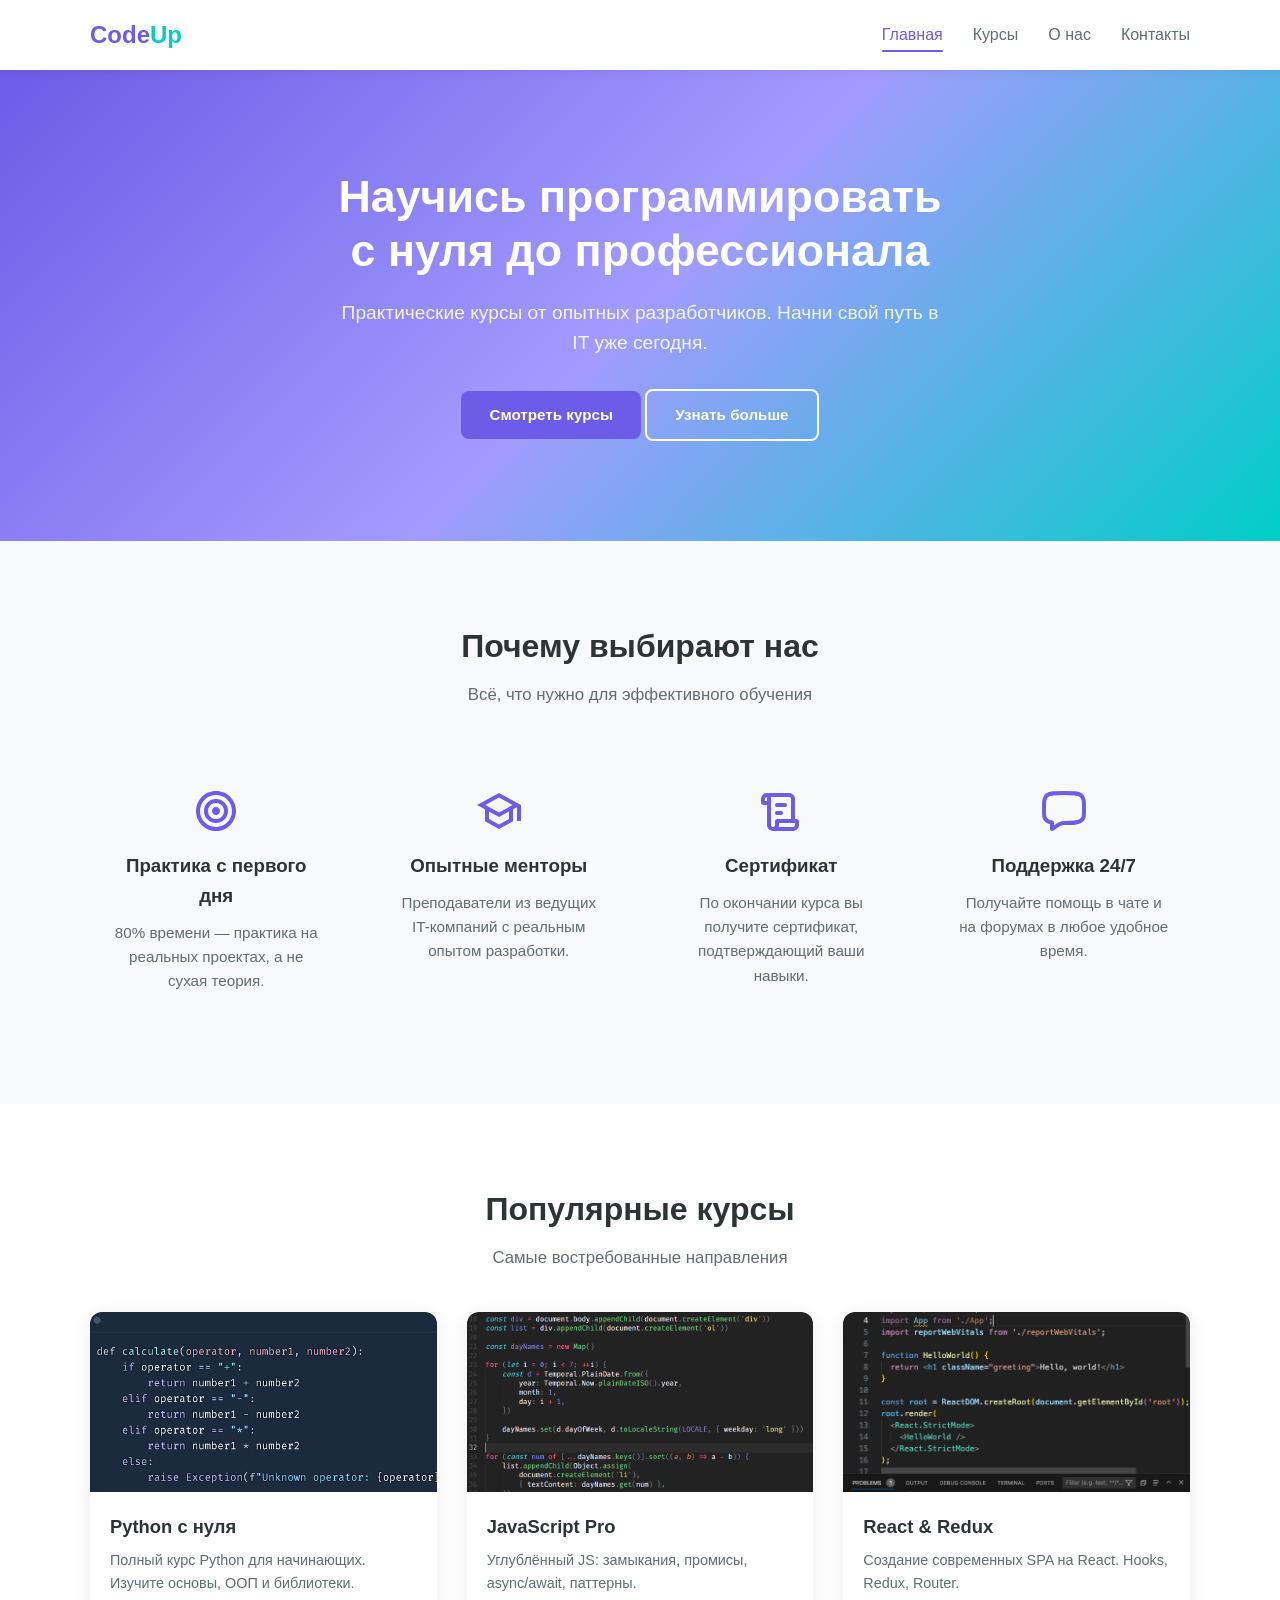
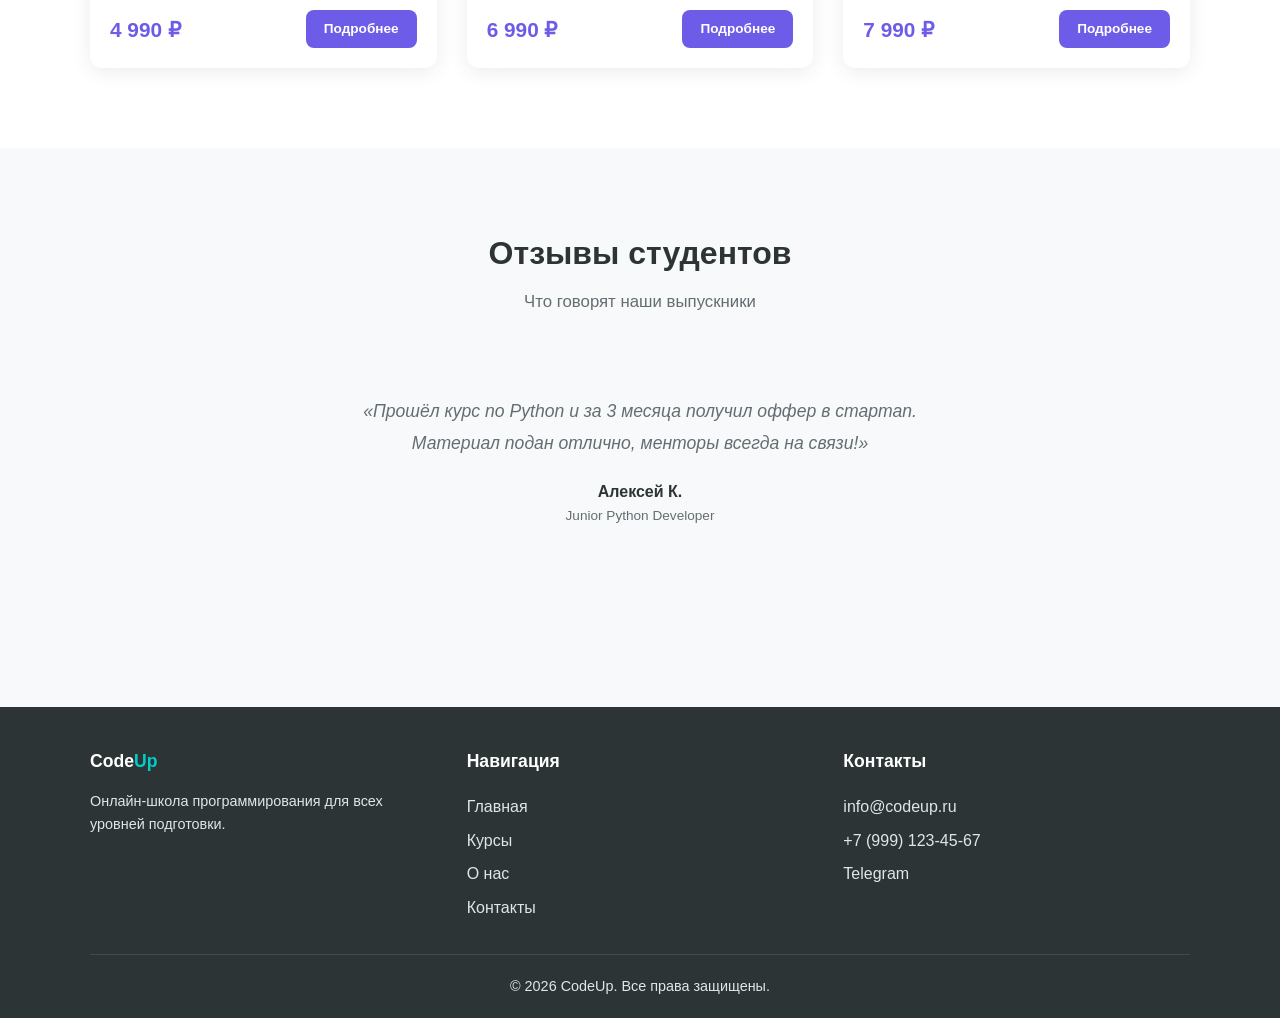
<file: index.html>
<!DOCTYPE html>
<html lang="ru">
<head>
  <meta charset="UTF-8">
  <meta name="viewport" content="width=device-width, initial-scale=1.0">
  <title>CodeUp — Курсы программирования</title>
  <link rel="stylesheet" href="css/style.css">
  <link rel="stylesheet" href="css/index.css">
</head>
<body>

  <header class="header">
    <div class="container">
      <a href="index.html" class="logo">Code<span>Up</span></a>
      <nav class="nav">
        <a href="index.html" class="active">Главная</a>
        <a href="courses.html">Курсы</a>
        <a href="about.html">О нас</a>
        <a href="contacts.html">Контакты</a>
      </nav>
    </div>
  </header>

  <section class="hero">
    <div class="container">
      <h1>Научись программировать<br>с нуля до профессионала</h1>
      <p>Практические курсы от опытных разработчиков. Начни свой путь в IT уже сегодня.</p>
      <a href="courses.html" class="btn btn--primary">Смотреть курсы</a>
      <a href="#features" class="btn btn--outline">Узнать больше</a>
    </div>
  </section>

  <section class="features" id="features">
    <div class="container">
      <div class="section-title">
        <h2>Почему выбирают нас</h2>
        <p>Всё, что нужно для эффективного обучения</p>
      </div>
      <div class="features-grid">
        <div class="feature-item">
          <img src="img/icons/target.svg" alt="">
          <h3>Практика с первого дня</h3>
          <p>80% времени — практика на реальных проектах, а не сухая теория.</p>
        </div>
        <div class="feature-item">
          <img src="img/icons/learn.svg" alt="">
          <h3>Опытные менторы</h3>
          <p>Преподаватели из ведущих IT-компаний с реальным опытом разработки.</p>
        </div>
        <div class="feature-item">
          <img src="img/icons/paper.svg" alt="">
          <h3>Сертификат</h3>
          <p>По окончании курса вы получите сертификат, подтверждающий ваши навыки.</p>
        </div>
        <div class="feature-item">
          <img src="img/icons/chat.svg" alt="">
          <h3>Поддержка 24/7</h3>
          <p>Получайте помощь в чате и на форумах в любое удобное время.</p>
        </div>
      </div>
    </div>
  </section>

  <section class="popular">
    <div class="container">
      <div class="section-title">
        <h2>Популярные курсы</h2>
        <p>Самые востребованные направления</p>
      </div>
      <div class="popular-grid">
        <div class="card">
          <div class="card__img"><img src="img/py_course.png" alt=""></div>
          <div class="card__body">
            <h3 class="card__title">Python с нуля</h3>
            <p class="card__text">Полный курс Python для начинающих. Изучите основы, ООП и библиотеки.</p>
            <div class="card__footer">
              <span class="card__price">4 990 ₽</span>
              <a href="course-detail.html?id=1" class="btn btn--primary btn--sm">Подробнее</a>
            </div>
          </div>
        </div>
        <div class="card">
          <div class="card__img"><img src="img/js_course.png" alt=""></div>
          <div class="card__body">
            <h3 class="card__title">JavaScript Pro</h3>
            <p class="card__text">Углублённый JS: замыкания, промисы, async/await, паттерны.</p>
            <div class="card__footer">
              <span class="card__price">6 990 ₽</span>
              <a href="course-detail.html?id=2" class="btn btn--primary btn--sm">Подробнее</a>
            </div>
          </div>
        </div>
        <div class="card">
          <div class="card__img"><img src="img/react_course.png" alt=""></div>
          <div class="card__body">
            <h3 class="card__title">React & Redux</h3>
            <p class="card__text">Создание современных SPA на React. Hooks, Redux, Router.</p>
            <div class="card__footer">
              <span class="card__price">7 990 ₽</span>
              <a href="course-detail.html?id=3" class="btn btn--primary btn--sm">Подробнее</a>
            </div>
          </div>
        </div>
      </div>
    </div>
  </section>

  <section class="reviews">
    <div class="container">
      <div class="section-title">
        <h2>Отзывы студентов</h2>
        <p>Что говорят наши выпускники</p>
      </div>
      <div class="slider">
        <div class="slider__track">
          <div class="slider__slide">
            <p class="slider__text">«Прошёл курс по Python и за 3 месяца получил оффер в стартап. Материал подан отлично, менторы всегда на связи!»</p>
            <p class="slider__author">Алексей К.</p>
            <p class="slider__role">Junior Python Developer</p>
          </div>
          <div class="slider__slide">
            <p class="slider__text">«Лучший курс по React, который я встречала. Много практики, понятные объяснения, крутые проекты в портфолио.»</p>
            <p class="slider__author">Мария С.</p>
            <p class="slider__role">Frontend Developer</p>
          </div>
          <div class="slider__slide">
            <p class="slider__text">«Из новичка в уверенного мидла за полгода. Курсы структурированы, поддержка комьюнити — просто огонь!»</p>
            <p class="slider__author">Дмитрий В.</p>
            <p class="slider__role">Fullstack Developer</p>
          </div>
        </div>
        <button class="slider__btn slider__btn--prev">◀</button>
        <button class="slider__btn slider__btn--next">▶</button>
      </div>
    </div>
  </section>

  <footer class="footer">
    <div class="container">
      <div class="footer-grid">
        <div>
          <h4>Code<span style="color: var(--secondary)">Up</span></h4>
          <p style="font-size: 0.9rem;">Онлайн-школа программирования для всех уровней подготовки.</p>
        </div>
        <div>
          <h4>Навигация</h4>
          <a href="index.html">Главная</a>
          <a href="courses.html">Курсы</a>
          <a href="about.html">О нас</a>
          <a href="contacts.html">Контакты</a>
        </div>
        <div>
          <h4>Контакты</h4>
          <a href="mailto:info@codeup.ru">info@codeup.ru</a>
          <a href="tel:+79991234567">+7 (999) 123-45-67</a>
          <a href="#">Telegram</a>
        </div>
      </div>
      <div class="footer-bottom">
        © 2026 CodeUp. Все права защищены.
      </div>
    </div>
  </footer>

  <script src="js/main.js"></script>
  <script src="js/slider.js"></script>
</body>
</html>
</file>
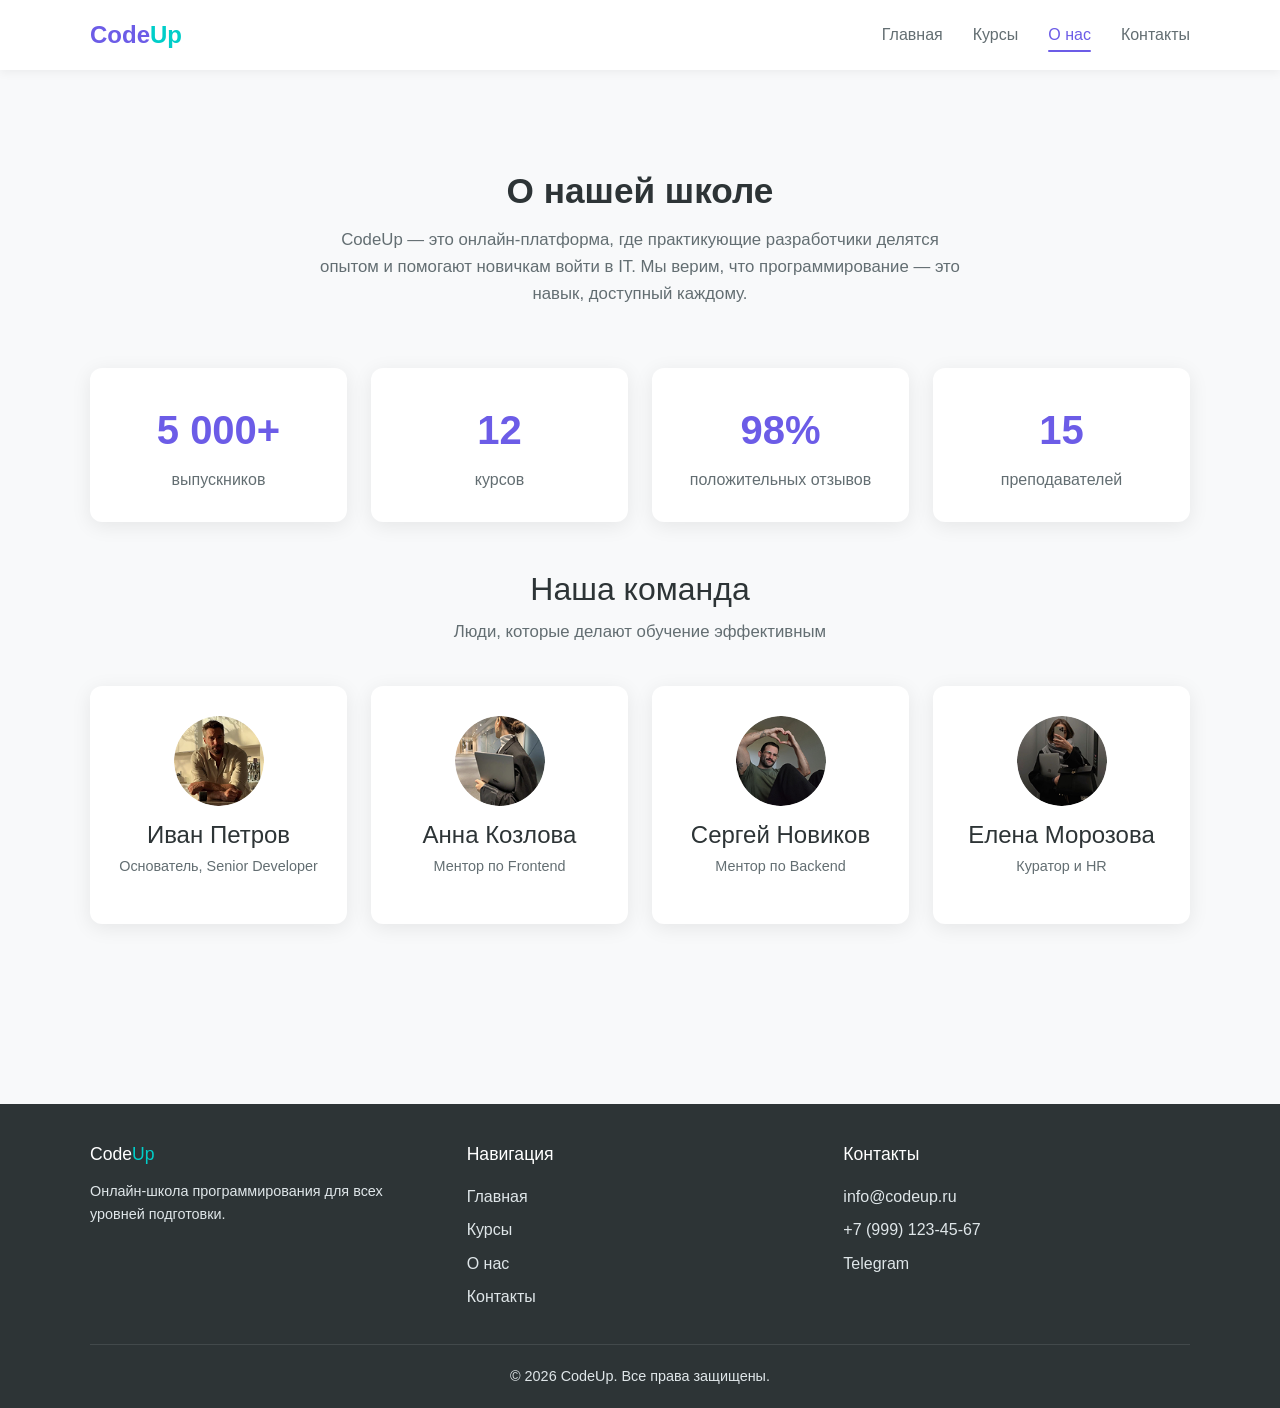
<file: about.html>
<!DOCTYPE html>
<html lang="ru">
<head>
  <meta charset="UTF-8">
  <meta name="viewport" content="width=device-width, initial-scale=1.0">
  <title>О нас — CodeUp</title>
  <link href="https://cdn.jsdelivr.net/npm/bootstrap@5.3.3/dist/css/bootstrap.min.css" rel="stylesheet">
  <link rel="stylesheet" href="css/style.css">
  <link rel="stylesheet" href="css/about.css">
</head>
<body>

<header class="header">
  <div class="container d-flex justify-content-between align-items-center">
    <a href="index.html" class="logo">Code<span>Up</span></a>

    <nav class="nav">
      <a href="index.html">Главная</a>
      <a href="courses.html">Курсы</a>
      <a href="about.html" class="active">О нас</a>
      <a href="contacts.html">Контакты</a>
    </nav>
  </div>
</header>

<section class="about-page">
  <div class="container">

    <div class="about-hero text-center">
      <h1 class="fw-bold">О нашей школе</h1>
      <p>
        CodeUp — это онлайн-платформа, где практикующие разработчики делятся опытом
        и помогают новичкам войти в IT. Мы верим, что программирование — это навык,
        доступный каждому.
      </p>
    </div>

    <div class="row g-4 stats mb-5">
      <div class="col-6 col-md-3">
        <div class="stat-item">
          <div class="stat-item__number">5 000+</div>
          <div class="stat-item__label">выпускников</div>
        </div>
      </div>

      <div class="col-6 col-md-3">
        <div class="stat-item">
          <div class="stat-item__number">12</div>
          <div class="stat-item__label">курсов</div>
        </div>
      </div>

      <div class="col-6 col-md-3">
        <div class="stat-item">
          <div class="stat-item__number">98%</div>
          <div class="stat-item__label">положительных отзывов</div>
        </div>
      </div>

      <div class="col-6 col-md-3">
        <div class="stat-item">
          <div class="stat-item__number">15</div>
          <div class="stat-item__label">преподавателей</div>
        </div>
      </div>
    </div>

    <div class="team">
      <div class="section-title">
        <h2>Наша команда</h2>
        <p>Люди, которые делают обучение эффективным</p>
      </div>

      <div class="row g-4 team-grid">
        <div class="col-6 col-md-3">
          <div class="team-card">
            <div class="avatar"><img src="img/ava1.png" alt=""></div>
            <h4>Иван Петров</h4>
            <p>Основатель, Senior Developer</p>
          </div>
        </div>

        <div class="col-6 col-md-3">
          <div class="team-card">
            <div class="avatar"><img src="img/ava2.png" alt=""></div>
            <h4>Анна Козлова</h4>
            <p>Ментор по Frontend</p>
          </div>
        </div>

        <div class="col-6 col-md-3">
          <div class="team-card">
            <div class="avatar"><img src="img/ava3.png" alt=""></div>
            <h4>Сергей Новиков</h4>
            <p>Ментор по Backend</p>
          </div>
        </div>

        <div class="col-6 col-md-3">
          <div class="team-card">
            <div class="avatar"><img src="img/ava4.png" alt=""></div>
            <h4>Елена Морозова</h4>
            <p>Куратор и HR</p>
          </div>
        </div>
      </div>
    </div>

  </div>
</section>

<footer class="footer">
  <div class="container">
    <div class="footer-grid">
      <div>
        <h4>Code<span style="color: var(--secondary)">Up</span></h4>
        <p style="font-size: 0.9rem;">
          Онлайн-школа программирования для всех уровней подготовки.
        </p>
      </div>

      <div>
        <h4>Навигация</h4>
        <a href="index.html">Главная</a>
        <a href="courses.html">Курсы</a>
        <a href="about.html">О нас</a>
        <a href="contacts.html">Контакты</a>
      </div>

      <div>
        <h4>Контакты</h4>
        <a href="mailto:info@codeup.ru">info@codeup.ru</a>
        <a href="tel:+79991234567">+7 (999) 123-45-67</a>
        <a href="#">Telegram</a>
      </div>
    </div>

    <div class="footer-bottom">
      © 2026 CodeUp. Все права защищены.
    </div>
  </div>
</footer>

<script src="https://cdn.jsdelivr.net/npm/bootstrap@5.3.3/dist/js/bootstrap.bundle.min.js"></script>
<script src="js/main.js"></script>
</body>
</html>
</file>
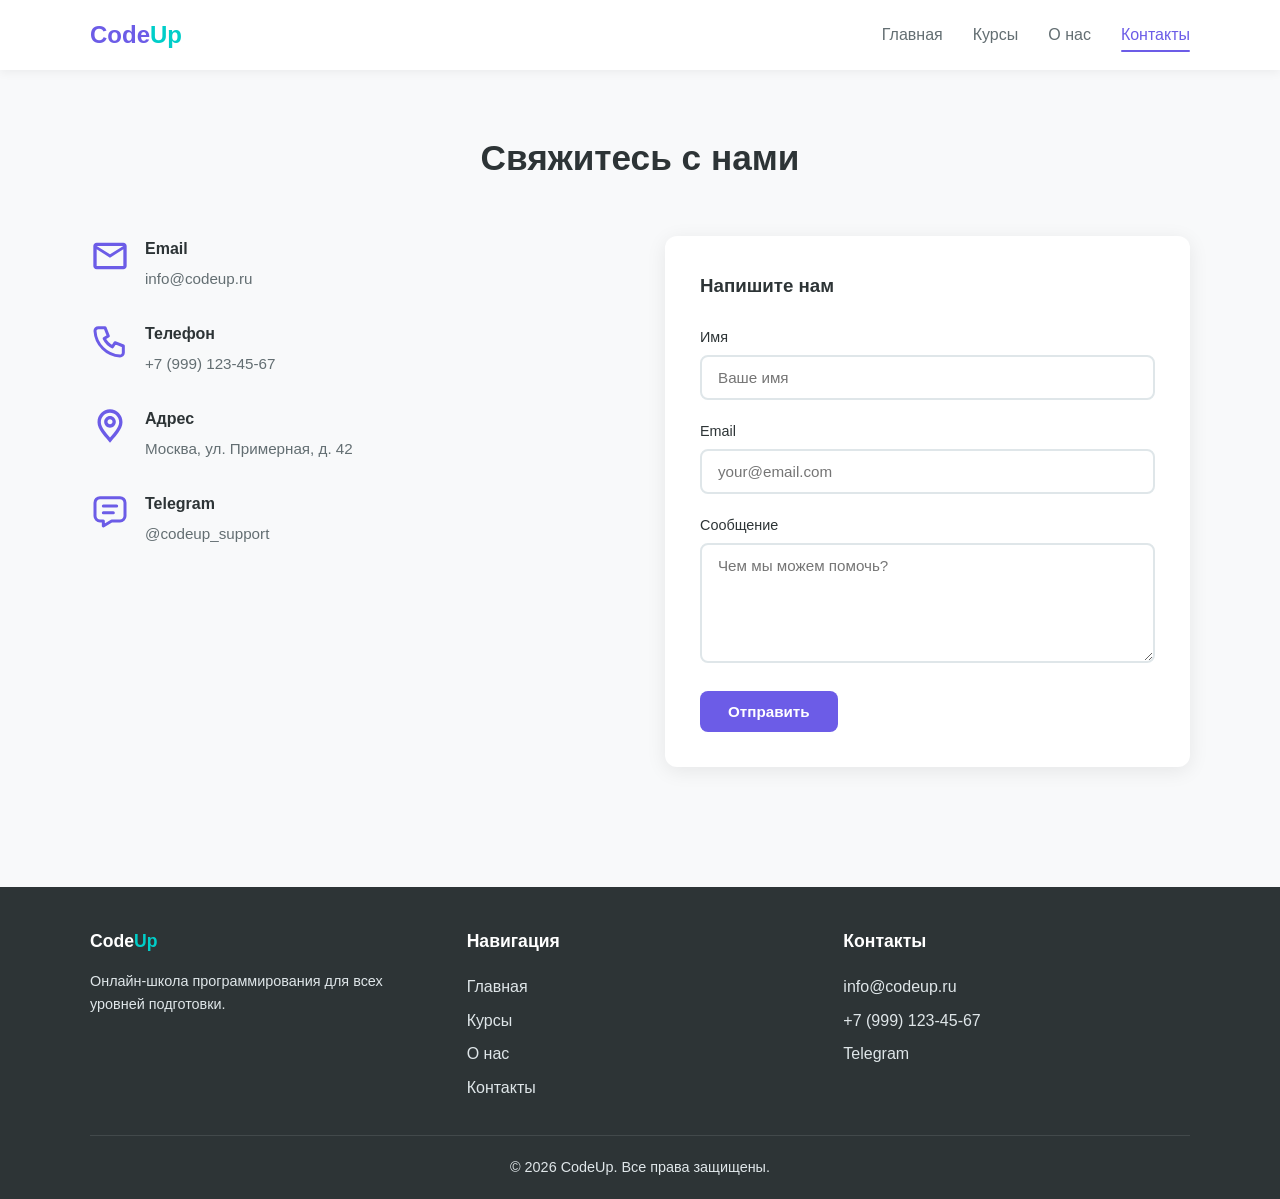
<file: contacts.html>
<!DOCTYPE html>
<html lang="ru">
<head>
  <meta charset="UTF-8">
  <meta name="viewport" content="width=device-width, initial-scale=1.0">
  <title>Контакты — CodeUp</title>
  <link rel="stylesheet" href="css/style.css">
  <link rel="stylesheet" href="css/contacts.css">
</head>
<body>

  <header class="header">
    <div class="container">
      <a href="index.html" class="logo">Code<span>Up</span></a>
      <nav class="nav">
        <a href="index.html">Главная</a>
        <a href="courses.html">Курсы</a>
        <a href="about.html">О нас</a>
        <a href="contacts.html" class="active">Контакты</a>
      </nav>
    </div>
  </header>

  <section class="contacts-page">
    <div class="container">
      <h1>Свяжитесь с нами</h1>
      <div class="contacts-grid">

        <div class="contact-info">
          <div class="contact-info-item">
            <span class="icon"><img src="img/icons/email.svg" alt=""></span>
            <div>
              <h4>Email</h4>
              <p>info@codeup.ru</p>
            </div>
          </div>
          <div class="contact-info-item">
            <span class="icon"><img src="img/icons/phone.svg" alt=""></span>
            <div>
              <h4>Телефон</h4>
              <p>+7 (999) 123-45-67</p>
            </div>
          </div>
          <div class="contact-info-item">
            <span class="icon"><img src="img/icons/geo.svg" alt=""></span>
            <div>
              <h4>Адрес</h4>
              <p>Москва, ул. Примерная, д. 42</p>
            </div>
          </div>
          <div class="contact-info-item">
            <span class="icon"><img src="img/icons/msg.svg" alt=""></span>
            <div>
              <h4>Telegram</h4>
              <p>@codeup_support</p>
            </div>
          </div>
        </div>

        <form class="contact-form" onsubmit="event.preventDefault(); alert('Спасибо! Мы свяжемся с вами.');">
          <h3>Напишите нам</h3>
          <div class="form-group">
            <label for="name">Имя</label>
            <input type="text" id="name" placeholder="Ваше имя" required>
          </div>
          <div class="form-group">
            <label for="email">Email</label>
            <input type="email" id="email" placeholder="your@email.com" required>
          </div>
          <div class="form-group">
            <label for="message">Сообщение</label>
            <textarea id="message" placeholder="Чем мы можем помочь?" required></textarea>
          </div>
          <button type="submit" class="btn btn--primary">Отправить</button>
        </form>

      </div>
    </div>
  </section>

  <footer class="footer">
    <div class="container">
      <div class="footer-grid">
        <div>
          <h4>Code<span style="color: var(--secondary)">Up</span></h4>
          <p style="font-size: 0.9rem;">Онлайн-школа программирования для всех уровней подготовки.</p>
        </div>
        <div>
          <h4>Навигация</h4>
          <a href="index.html">Главная</a>
          <a href="courses.html">Курсы</a>
          <a href="about.html">О нас</a>
          <a href="contacts.html">Контакты</a>
        </div>
        <div>
          <h4>Контакты</h4>
          <a href="mailto:info@codeup.ru">info@codeup.ru</a>
          <a href="tel:+79991234567">+7 (999) 123-45-67</a>
          <a href="#">Telegram</a>
        </div>
      </div>
      <div class="footer-bottom">
        © 2026 CodeUp. Все права защищены.
      </div>
    </div>
  </footer>

  <script src="js/main.js"></script>
</body>
</html>
</file>
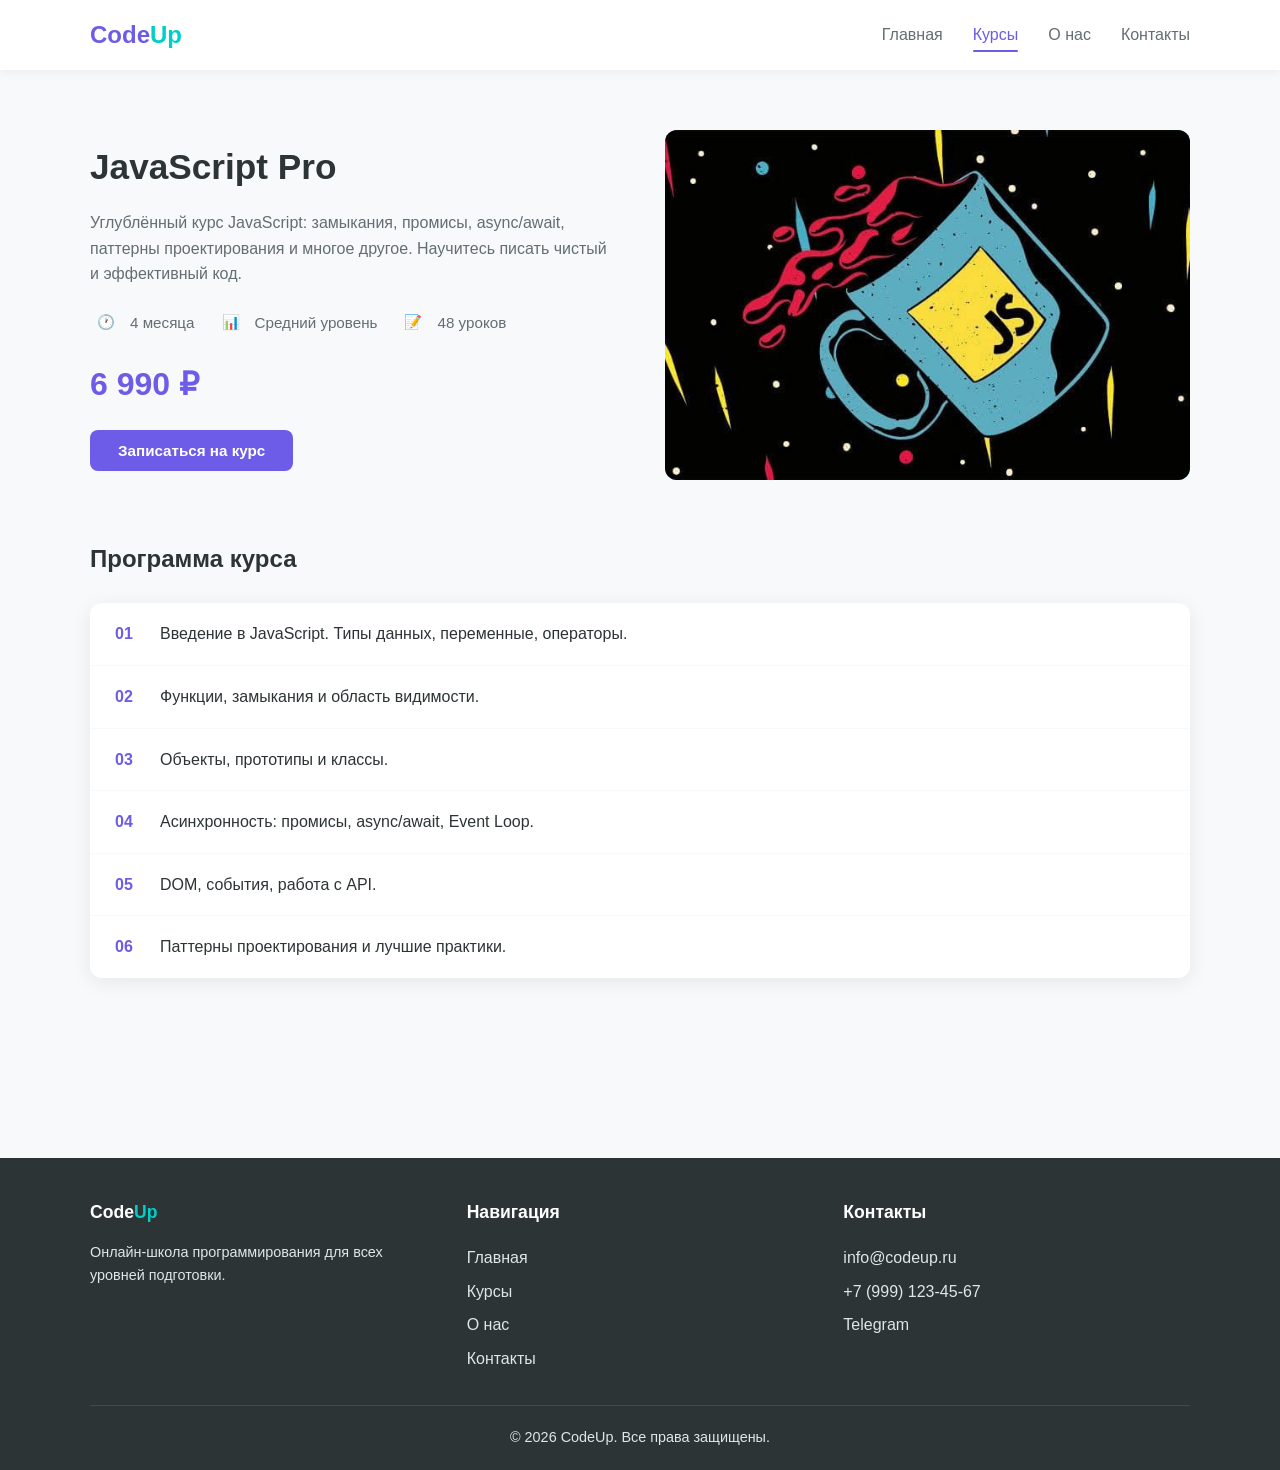
<file: course-detail.html>
<!DOCTYPE html>
<html lang="ru">
<head>
  <meta charset="UTF-8">
  <meta name="viewport" content="width=device-width, initial-scale=1.0">
  <title>Курс — CodeUp</title>
  <link rel="stylesheet" href="css/style.css">
  <link rel="stylesheet" href="css/course-detail.css">
</head>
<body>

  <header class="header">
    <div class="container">
      <a href="index.html" class="logo">Code<span>Up</span></a>
      <nav class="nav">
        <a href="index.html">Главная</a>
        <a href="courses.html" class="active">Курсы</a>
        <a href="about.html">О нас</a>
        <a href="contacts.html">Контакты</a>
      </nav>
    </div>
  </header>

  <section class="detail-page">
    <div class="container">
      <div class="detail-hero">
        <div class="detail-hero__info">
          <h1 id="courseTitle">JavaScript Pro</h1>
          <p style="color: var(--gray);">Углублённый курс JavaScript: замыкания, промисы, async/await, паттерны проектирования и многое другое. Научитесь писать чистый и эффективный код.</p>
          <div class="meta-list">
            <div class="meta-item">
              <span class="icon">🕐</span>
              <span>4 месяца</span>
            </div>
            <div class="meta-item">
              <span class="icon">📊</span>
              <span>Средний уровень</span>
            </div>
            <div class="meta-item">
              <span class="icon">📝</span>
              <span>48 уроков</span>
            </div>
          </div>
          <div class="detail-hero__price">6 990 ₽</div>
          <button class="btn btn--primary">Записаться на курс</button>
        </div>
        <div class="detail-hero__img">
          <img src="img/js_card.png" alt="">
        </div>
      </div>

      <div class="curriculum">
        <h2>Программа курса</h2>
        <div class="curriculum-list">
          <div class="curriculum-item">
            <span class="curriculum-item__num">01</span>
            <span>Введение в JavaScript. Типы данных, переменные, операторы.</span>
          </div>
          <div class="curriculum-item">
            <span class="curriculum-item__num">02</span>
            <span>Функции, замыкания и область видимости.</span>
          </div>
          <div class="curriculum-item">
            <span class="curriculum-item__num">03</span>
            <span>Объекты, прототипы и классы.</span>
          </div>
          <div class="curriculum-item">
            <span class="curriculum-item__num">04</span>
            <span>Асинхронность: промисы, async/await, Event Loop.</span>
          </div>
          <div class="curriculum-item">
            <span class="curriculum-item__num">05</span>
            <span>DOM, события, работа с API.</span>
          </div>
          <div class="curriculum-item">
            <span class="curriculum-item__num">06</span>
            <span>Паттерны проектирования и лучшие практики.</span>
          </div>
        </div>
      </div>
    </div>
  </section>

  <footer class="footer">
    <div class="container">
      <div class="footer-grid">
        <div>
          <h4>Code<span style="color: var(--secondary)">Up</span></h4>
          <p style="font-size: 0.9rem;">Онлайн-школа программирования для всех уровней подготовки.</p>
        </div>
        <div>
          <h4>Навигация</h4>
          <a href="index.html">Главная</a>
          <a href="courses.html">Курсы</a>
          <a href="about.html">О нас</a>
          <a href="contacts.html">Контакты</a>
        </div>
        <div>
          <h4>Контакты</h4>
          <a href="mailto:info@codeup.ru">info@codeup.ru</a>
          <a href="tel:+79991234567">+7 (999) 123-45-67</a>
          <a href="#">Telegram</a>
        </div>
      </div>
      <div class="footer-bottom">
        © 2026 CodeUp. Все права защищены.
      </div>
    </div>
  </footer>

  <script src="js/main.js"></script>
</body>
</html>
</file>
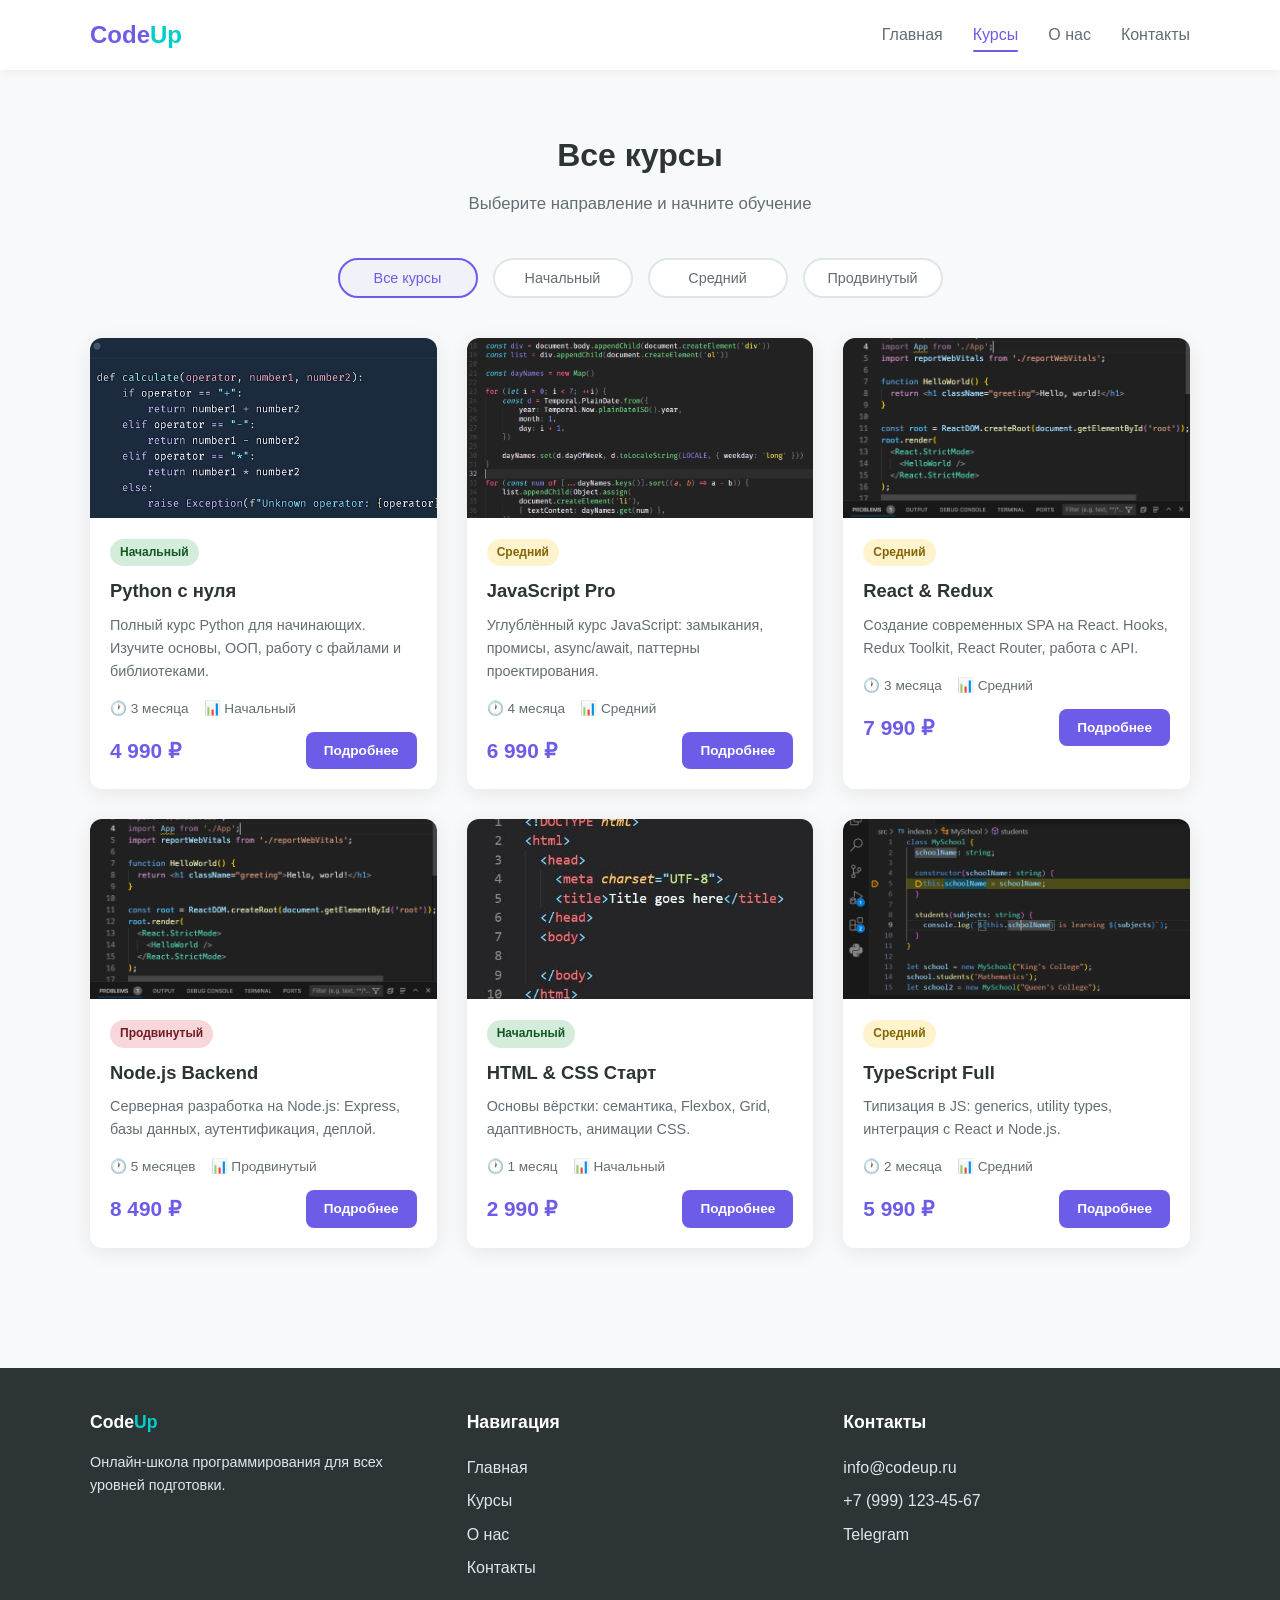
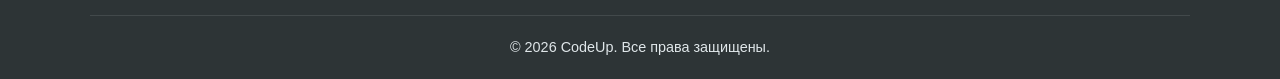
<file: courses.html>
<!DOCTYPE html>
<html lang="ru">
<head>
  <meta charset="UTF-8">
  <meta name="viewport" content="width=device-width, initial-scale=1.0">
  <title>Курсы — CodeSchool</title>
  <link rel="stylesheet" href="css/style.css">
  <link rel="stylesheet" href="css/courses.css">
</head>
<body>

  <header class="header">
    <div class="container">
      <a href="index.html" class="logo">Code<span>Up</span></a>
      <nav class="nav">
        <a href="index.html">Главная</a>
        <a href="courses.html" class="active">Курсы</a>
        <a href="about.html">О нас</a>
        <a href="contacts.html">Контакты</a>
      </nav>
    </div>
  </header>

  <section class="courses-page">
    <div class="container">
      <div class="section-title">
        <h2>Все курсы</h2>
        <p>Выберите направление и начните обучение</p>
      </div>

      <div class="filters">
        <button class="filter-btn active" data-filter="all">Все курсы</button>
        <button class="filter-btn" data-filter="beginner">Начальный</button>
        <button class="filter-btn" data-filter="intermediate">Средний</button>
        <button class="filter-btn" data-filter="advanced">Продвинутый</button>
      </div>

      <div class="courses-grid"></div>
    </div>
  </section>

  <footer class="footer">
    <div class="container">
      <div class="footer-grid">
        <div>
          <h4>Code<span style="color: var(--secondary)">Up</span></h4>
          <p style="font-size: 0.9rem;">Онлайн-школа программирования для всех уровней подготовки.</p>
        </div>
        <div>
          <h4>Навигация</h4>
          <a href="index.html">Главная</a>
          <a href="courses.html">Курсы</a>
          <a href="about.html">О нас</a>
          <a href="contacts.html">Контакты</a>
        </div>
        <div>
          <h4>Контакты</h4>
          <a href="mailto:info@codeup.ru">info@codeup.ru</a>
          <a href="tel:+79991234567">+7 (999) 123-45-67</a>
          <a href="#">Telegram</a>
        </div>
      </div>
      <div class="footer-bottom">
        © 2026 CodeUp. Все права защищены.
      </div>
    </div>
  </footer>

  <script src="js/main.js"></script>
  <script src="js/courses.js"></script>
</body>
</html>
</file>
<file: css/style.css>
* {
  margin: 0;
  padding: 0;
  box-sizing: border-box;
}

:root {
  --primary: #6c5ce7;
  --primary-dark: #5a4bd1;
  --secondary: #00cec9;
  --dark: #2d3436;
  --gray: #636e72;
  --light-gray: #dfe6e9;
  --bg: #f8f9fa;
  --white: #ffffff;
  --shadow: 0 4px 20px rgba(0, 0, 0, 0.08);
  --shadow-hover: 0 8px 30px rgba(0, 0, 0, 0.12);
  --radius: 12px;
  --transition: 0.3s ease;
}

html {
  scroll-behavior: smooth;
}

body {
  font-family: 'Segoe UI', Tahoma, Geneva, Verdana, sans-serif;
  color: var(--dark);
  background: var(--bg);
  line-height: 1.6;
}

a {
  text-decoration: none;
  color: inherit;
}

ul { list-style: none; }
img { max-width: 100%; }

.container {
  max-width: 1140px;
  margin: 0 auto;
  padding: 0 20px;
}

.header {
  background: var(--white);
  box-shadow: 0 2px 10px rgba(0, 0, 0, 0.06);
  position: sticky;
  top: 0;
  z-index: 100;
}

.header .container {
  display: flex;
  justify-content: space-between;
  align-items: center;
  height: 70px;
}

.logo {
  font-size: 1.5rem;
  font-weight: 800;
  color: var(--primary);
}

.logo span { color: var(--secondary); }

.nav { display: flex; gap: 30px; }

.nav a {
  font-weight: 500;
  color: var(--gray);
  transition: color var(--transition);
  position: relative;
}

.nav a:hover,
.nav a.active {
  color: var(--primary);
}

.nav a.active::after {
  content: '';
  position: absolute;
  bottom: -4px;
  left: 0;
  width: 100%;
  height: 2px;
  background: var(--primary);
  border-radius: 2px;
}

.footer {
  background: var(--dark);
  color: var(--light-gray);
  padding: 40px 0 20px;
  margin-top: 60px;
}

.footer-grid {
  display: grid;
  grid-template-columns: repeat(auto-fit, minmax(200px, 1fr));
  gap: 30px;
  margin-bottom: 30px;
}

.footer h4 {
  color: var(--white);
  margin-bottom: 15px;
  font-size: 1.1rem;
}

.footer a {
  display: block;
  color: var(--light-gray);
  padding: 4px 0;
  transition: color var(--transition);
}

.footer a:hover { color: var(--secondary); }

.footer-bottom {
  text-align: center;
  padding-top: 20px;
  border-top: 1px solid rgba(255, 255, 255, 0.1);
  font-size: 0.9rem;
}

.icon {
  display: inline-flex;
  align-items: center;
  justify-content: center;
  width: 40px;
  height: 40px;
  border-radius: 8px;
  font-size: 1.2rem;
  flex-shrink: 0;
}

.icon--large {
  width: 60px;
  height: 60px;
  font-size: 1.6rem;
}

.icon--sm {
  width: 24px;
  height: 24px;
  font-size: 0.9rem;
}

.btn {
  display: inline-block;
  padding: 12px 28px;
  border-radius: 8px;
  font-weight: 600;
  font-size: 0.95rem;
  cursor: pointer;
  border: none;
  transition: all var(--transition);
}

.btn--primary {
  background: var(--primary);
  color: var(--white);
}

.btn--primary:hover {
  background: var(--primary-dark);
  transform: translateY(-2px);
  box-shadow: 0 4px 15px rgba(108, 92, 231, 0.4);
}

.btn--outline {
  background: transparent;
  color: var(--primary);
  border: 2px solid var(--primary);
}

.btn--outline:hover {
  background: var(--primary);
  color: var(--white);
}

.btn--sm {
  padding: 8px 18px;
  font-size: 0.85rem;
}

.card {
  background: var(--white);
  border-radius: var(--radius);
  box-shadow: var(--shadow);
  overflow: hidden;
  transition: all var(--transition);
}

.card:hover {
  box-shadow: var(--shadow-hover);
  transform: translateY(-4px);
}

.card__img {
  height: 180px;
  background: linear-gradient(135deg, var(--primary), var(--secondary));
  display: flex;
  align-items: center;
  justify-content: center;
  object-fit: cover;
}

.card__img img {
  width: 100%;
  height: 100%;
  object-fit: cover;
}

.card__body { padding: 20px; }

.card__title {
  font-size: 1.15rem;
  margin-bottom: 8px;
}

.card__text {
  color: var(--gray);
  font-size: 0.9rem;
  margin-bottom: 15px;
}

.card__footer {
  display: flex;
  justify-content: space-between;
  align-items: center;
}

.card__price {
  font-size: 1.3rem;
  font-weight: 700;
  color: var(--primary);
}

.section-title {
  text-align: center;
  margin-bottom: 40px;
}

.section-title h2 {
  font-size: 2rem;
  margin-bottom: 10px;
}

.section-title p {
  color: var(--gray);
  font-size: 1.05rem;
}

@media (max-width: 768px) {
  .nav { gap: 15px; font-size: 0.9rem; }
  .section-title h2 { font-size: 1.5rem; }
}

@media (max-width: 576px) {
  .header .container { flex-direction: column; height: auto; padding: 15px 20px; }
  .nav { gap: 10px; flex-wrap: wrap; justify-content: center; }
}
</file>
<file: css/index.css>
.hero {
  background: linear-gradient(135deg, #6c5ce7 0%, #a29bfe 50%, #00cec9 100%);
  color: var(--white);
  padding: 100px 0;
  text-align: center;
}

.hero h1 {
  font-size: 2.8rem;
  margin-bottom: 20px;
  line-height: 1.2;
}

.hero p {
  font-size: 1.2rem;
  opacity: 0.9;
  max-width: 600px;
  margin: 0 auto 30px;
}

.hero .btn--outline {
  color: var(--white);
  border-color: var(--white);
}

.hero .btn--outline:hover {
  background: var(--white);
  color: var(--primary);
}

.features { padding: 80px 0; }

.features-grid {
  display: grid;
  grid-template-columns: repeat(auto-fit, minmax(250px, 1fr));
  gap: 30px;
}

.feature-item {
  text-align: center;
  padding: 30px 20px;
}

.feature-item .icon {
  margin: 0 auto 15px;
  background: rgba(108, 92, 231, 0.1);
  color: var(--primary);
}

.feature-item h3 { margin-bottom: 10px; }
.feature-item p { color: var(--gray); font-size: 0.95rem; }

.popular { padding: 80px 0; background: var(--white); }

.popular-grid {
  display: grid;
  grid-template-columns: repeat(auto-fit, minmax(300px, 1fr));
  gap: 30px;
}

.reviews { padding: 80px 0; }

.slider {
  position: relative;
  max-width: 700px;
  margin: 0 auto;
  overflow: hidden;
}

.slider__track {
  display: flex;
  transition: transform 0.5s ease;
}

.slider__slide {
  min-width: 100%;
  padding: 40px;
  text-align: center;
}

.slider__text {
  font-size: 1.1rem;
  font-style: italic;
  color: var(--gray);
  margin-bottom: 20px;
  line-height: 1.8;
}

.slider__author {
  font-weight: 700;
  color: var(--dark);
}

.slider__role {
  font-size: 0.85rem;
  color: var(--gray);
}

.slider__btn {
  position: absolute;
  top: 50%;
  transform: translateY(-50%);
  width: 44px;
  height: 44px;
  border-radius: 50%;
  border: none;
  background: var(--primary);
  color: var(--white);
  font-size: 1.2rem;
  cursor: pointer;
  transition: background var(--transition);
  z-index: 2;
}

.slider__btn:hover { background: var(--primary-dark); }
.slider__btn--prev { left: -55px; }
.slider__btn--next { right: -55px; }

@media (max-width: 768px) {
  .slider__btn--prev { left: 5px; }
  .slider__btn--next { right: 5px; }
  .hero h1 { font-size: 2rem; }
}
</file>
<file: css/about.css>
body {
  font-family: 'Segoe UI', Tahoma, Geneva, Verdana, sans-serif;
}

.about-page {
  padding: 60px 0;
}

.about-hero {
  text-align: center;
  padding: 40px 0 60px;
}

.about-hero h1 {
  font-size: 2.2rem;
  margin-bottom: 15px;
}

.about-hero p {
  color: var(--gray);
  max-width: 650px;
  margin: 0 auto;
  font-size: 1.05rem;
}

.stats {
  margin-bottom: 70px;
}

.stat-item {
  text-align: center;
  padding: 30px 20px;
  background: var(--white);
  border-radius: var(--radius);
  box-shadow: var(--shadow);
  height: 100%;
}

.stat-item__number {
  font-size: 2.5rem;
  font-weight: 800;
  color: var(--primary);
}

.stat-item__label {
  color: var(--gray);
  margin-top: 5px;
}

.team {
  margin-bottom: 60px;
}

.team-card {
  text-align: center;
  background: var(--white);
  border-radius: var(--radius);
  box-shadow: var(--shadow);
  padding: 30px 20px;
  height: 100%;
  transition: var(--transition);
}

.team-card:hover {
  transform: translateY(-5px);
  box-shadow: var(--shadow-hover);
}

.team-card .avatar {
  width: 90px;
  height: 90px;
  border-radius: 50%;
  overflow: hidden;
  margin: 0 auto 15px;
}

.team-card .avatar img {
  width: 100%;
  height: 100%;
  object-fit: cover;
}

.team-card h4 {
  margin-bottom: 5px;
}

.team-card p {
  color: var(--gray);
  font-size: 0.9rem;
}
</file>
<file: css/contacts.css>
.contacts-page { padding: 60px 0; }

.contacts-page h1 {
  text-align: center;
  margin-bottom: 50px;
  font-size: 2.2rem;
}

.contacts-grid {
  display: grid;
  grid-template-columns: 1fr 1fr;
  gap: 50px;
  align-items: start;
}

.contact-info-item {
  display: flex;
  gap: 15px;
  margin-bottom: 30px;
}

.contact-info-item h4 { margin-bottom: 5px; }
.contact-info-item p { color: var(--gray); font-size: 0.95rem; }

.contact-form {
  background: var(--white);
  padding: 35px;
  border-radius: var(--radius);
  box-shadow: var(--shadow);
}

.contact-form h3 { margin-bottom: 25px; }

.form-group { margin-bottom: 20px; }

.form-group label {
  display: block;
  margin-bottom: 6px;
  font-weight: 500;
  font-size: 0.9rem;
}

.form-group input,
.form-group textarea {
  width: 100%;
  padding: 12px 16px;
  border: 2px solid var(--light-gray);
  border-radius: 8px;
  font-size: 0.95rem;
  font-family: inherit;
  transition: border-color var(--transition);
}

.form-group input:focus,
.form-group textarea:focus {
  outline: none;
  border-color: var(--primary);
}

.form-group textarea { resize: vertical; min-height: 120px; }

@media (max-width: 768px) {
  .contacts-grid { grid-template-columns: 1fr; }
}
</file>
<file: css/course-detail.css>
.detail-page { padding: 60px 0; }

.detail-hero {
  display: grid;
  grid-template-columns: 1fr 1fr;
  gap: 50px;
  align-items: center;
  margin-bottom: 60px;
}

.detail-hero__info h1 {
  font-size: 2.2rem;
  margin-bottom: 15px;
}

.detail-hero__info .meta-list {
  display: flex;
  gap: 20px;
  margin: 20px 0;
  flex-wrap: wrap;
}

.detail-hero__info .meta-item {
  display: flex;
  align-items: center;
  gap: 8px;
  color: var(--gray);
  font-size: 0.95rem;
}

.detail-hero__info .meta-item .icon {
  width: 32px;
  height: 32px;
  font-size: 0.9rem;
}

.detail-hero__price {
  font-size: 2rem;
  font-weight: 800;
  color: var(--primary);
  margin: 20px 0;
}

.detail-hero__img {
  background: linear-gradient(135deg, var(--primary), var(--secondary));  
  border-radius: var(--radius);
  height: 350px;
  display: flex;
  align-items: center;
  justify-content: center;
}

.detail-hero__img img {
  width: 100%;
  height: 100%;
  object-fit: cover;
  border-radius: var(--radius);
}

.curriculum { margin-bottom: 60px; }

.curriculum h2 { margin-bottom: 25px; }

.curriculum-list {
  background: var(--white);
  border-radius: var(--radius);
  box-shadow: var(--shadow);
  overflow: hidden;
}

.curriculum-item {
  display: flex;
  align-items: center;
  gap: 15px;
  padding: 18px 25px;
  border-bottom: 1px solid var(--bg);
}

.curriculum-item:last-child { border: none; }

.curriculum-item .icon {
  background: rgba(108, 92, 231, 0.1);
  color: var(--primary);
  width: 32px;
  height: 32px;
  font-size: 0.85rem;
}

.curriculum-item__num {
  font-weight: 700;
  color: var(--primary);
  min-width: 30px;
}

@media (max-width: 768px) {
  .detail-hero { grid-template-columns: 1fr; }
}
</file>
<file: css/courses.css>
.courses-page {
  padding: 60px 0;
}

.filters {
  display: grid;
  grid-template-columns: repeat(auto-fit, minmax(140px, max-content));
  justify-content: center;
  gap: 15px;
  margin-bottom: 40px;
}

.filter-btn {
  padding: 10px 22px;
  border: 2px solid var(--light-gray);
  border-radius: 30px;
  background: var(--white);
  cursor: pointer;
  font-size: 0.9rem;
  font-weight: 500;
  color: var(--gray);
  transition: all var(--transition);
  text-align: center;
}

.filter-btn:hover,
.filter-btn.active {
  border-color: var(--primary);
  color: var(--primary);
  background: rgba(108, 92, 231, 0.05);
}

.courses-grid {
  display: grid;
  grid-template-columns: repeat(auto-fill, minmax(320px, 1fr));
  gap: 30px;
}

.courses-grid.hidden {
  display: none;
}

/* ===== ТЕГИ ===== */
.course-card__tag {
  display: inline-block;
  padding: 4px 10px;
  border-radius: 20px;
  font-size: 0.75rem;
  font-weight: 600;
  margin-bottom: 10px;
}

.course-card__tag--beginner {
  background: #d4edda;
  color: #155724;
}

.course-card__tag--intermediate {
  background: #fff3cd;
  color: #856404;
}

.course-card__tag--advanced {
  background: #f8d7da;
  color: #721c24;
}

.course-card__meta {
  display: grid;
  grid-auto-flow: column;
  gap: 15px;
  justify-content: start;
  font-size: 0.85rem;
  color: var(--gray);
  margin-bottom: 12px;
}

.header .container {
  display: grid;
  grid-template-columns: 1fr auto;
  align-items: center;
}

.nav {
  display: grid;
  grid-auto-flow: column;
  gap: 30px;
}

.card__footer {
  display: grid;
  grid-template-columns: 1fr auto;
  align-items: center;
}

@media (max-width: 768px) {
  .nav {
    grid-auto-flow: column;
    gap: 15px;
    font-size: 0.9rem;
  }
}

@media (max-width: 576px) {
  .header .container {
    grid-template-columns: 1fr;
    justify-items: center;
    gap: 10px;
  }

  .nav {
    grid-auto-flow: row;
    justify-items: center;
    gap: 10px;
  }

  .filters {
    grid-template-columns: repeat(auto-fit, minmax(120px, 1fr));
  }
}
</file>
